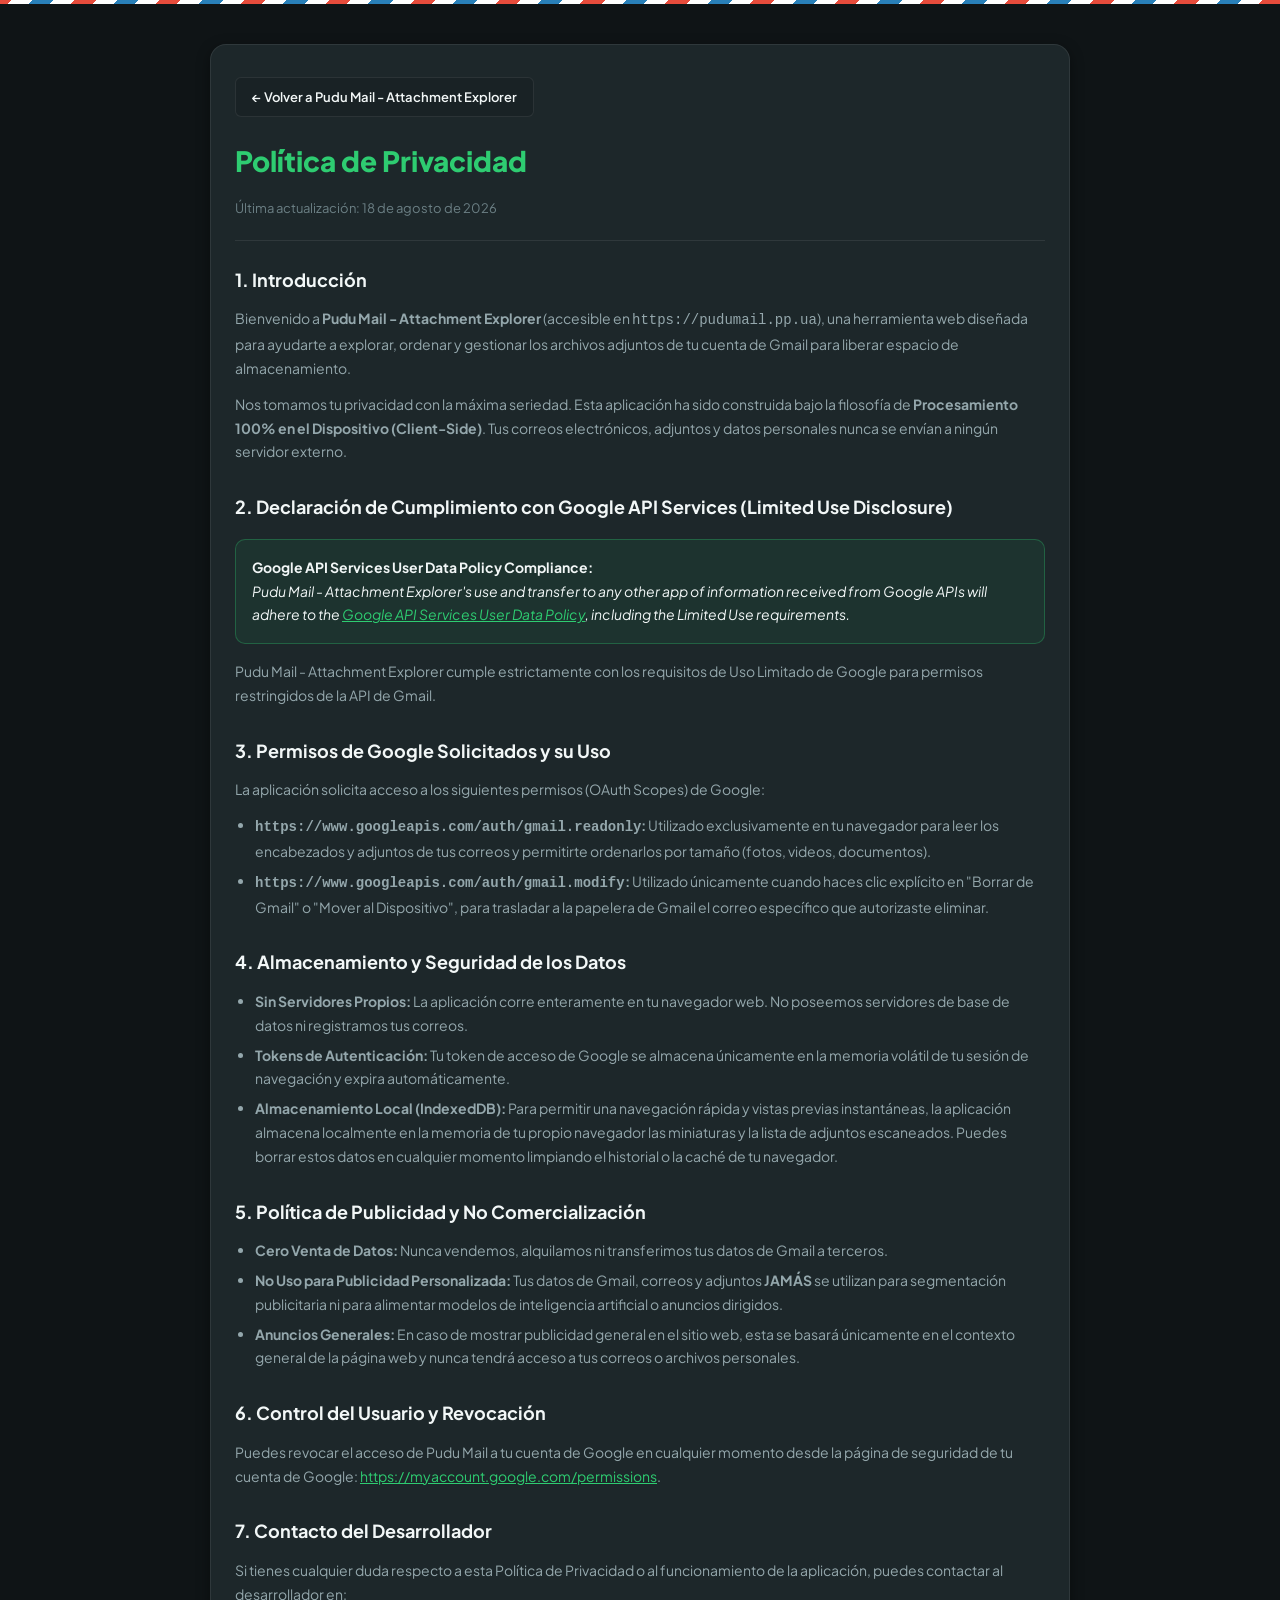
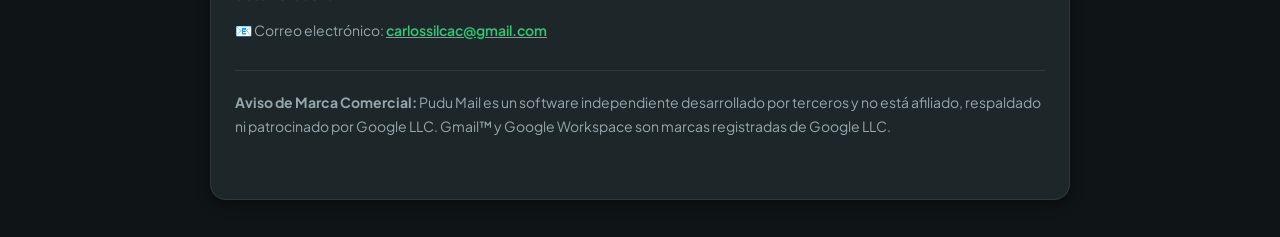
<file: privacy.html>
<!DOCTYPE html>
<html lang="es">
<head>
  <meta charset="UTF-8">
  <meta name="viewport" content="width=device-width, initial-scale=1.0">
  <title>Política de Privacidad | Pudu Mail - Attachment Explorer</title>
  <meta name="description" content="Política de Privacidad de Pudu Mail - Attachment Explorer. Conoce cómo protegemos tus datos de Gmail con procesamiento 100% del lado del cliente.">
  <link rel="preconnect" href="https://fonts.googleapis.com">
  <link rel="preconnect" href="https://fonts.gstatic.com" crossorigin>
  <link href="https://fonts.googleapis.com/css2?family=Plus+Jakarta+Sans:wght@400;500;600;700;800&family=JetBrains+Mono:wght@500;700&display=swap" rel="stylesheet">
  <link rel="stylesheet" href="style.css">
  <link rel="icon" href="data:image/svg+xml,<svg xmlns=%22http://www.w3.org/2000/svg%22 viewBox=%220 0 100 100%22><text y=%22.9em%22 font-size=%2290%22>🦌</text></svg>">
  <style>
    .legal-container {
      max-width: 860px;
      margin: 40px auto;
      padding: 32px 24px;
      background: var(--bg-surface);
      border: 1px solid var(--border-subtle);
      border-radius: var(--radius-lg);
      box-shadow: var(--shadow-md);
      color: var(--text-primary);
      line-height: 1.7;
    }
    .legal-header {
      border-bottom: 1px solid var(--border-subtle);
      padding-bottom: 20px;
      margin-bottom: 24px;
    }
    .legal-header h1 {
      font-size: 28px;
      font-weight: 800;
      color: #2ecc71;
      margin-bottom: 8px;
    }
    .legal-date {
      font-size: 13px;
      color: var(--text-muted);
    }
    .legal-section {
      margin-bottom: 28px;
    }
    .legal-section h2 {
      font-size: 18px;
      font-weight: 700;
      color: var(--text-primary);
      margin-bottom: 12px;
    }
    .legal-section p, .legal-section ul {
      font-size: 14px;
      color: var(--text-secondary);
      margin-bottom: 12px;
    }
    .legal-section ul {
      padding-left: 20px;
    }
    .legal-section li {
      margin-bottom: 6px;
    }
    .highlight-box {
      background: rgba(46, 204, 113, 0.08);
      border: 1px solid rgba(46, 204, 113, 0.3);
      padding: 16px;
      border-radius: var(--radius-md);
      margin: 16px 0;
      font-size: 14px;
    }
    .btn-back-home {
      display: inline-flex;
      align-items: center;
      gap: 6px;
      padding: 8px 16px;
      background: var(--bg-card);
      border: 1px solid var(--border-subtle);
      border-radius: var(--radius-sm);
      color: var(--text-primary);
      text-decoration: none;
      font-size: 13px;
      font-weight: 600;
      margin-bottom: 20px;
      transition: all 0.2s ease;
    }
    .btn-back-home:hover {
      border-color: #2ecc71;
      color: #2ecc71;
    }
  </style>
</head>
<body class="pudu-theme">
  <div class="airmail-ribbon"></div>

  <div class="legal-container">
    <a href="index.html" class="btn-back-home">&larr; Volver a Pudu Mail - Attachment Explorer</a>

    <div class="legal-header">
      <h1>Política de Privacidad</h1>
      <span class="legal-date">Última actualización: 18 de agosto de 2026</span>
    </div>

    <div class="legal-section">
      <h2>1. Introducción</h2>
      <p>
        Bienvenido a <strong>Pudu Mail - Attachment Explorer</strong> (accesible en <code>https://pudumail.pp.ua</code>), una herramienta web diseñada para ayudarte a explorar, ordenar y gestionar los archivos adjuntos de tu cuenta de Gmail para liberar espacio de almacenamiento.
      </p>
      <p>
        Nos tomamos tu privacidad con la máxima seriedad. Esta aplicación ha sido construida bajo la filosofía de <strong>Procesamiento 100% en el Dispositivo (Client-Side)</strong>. Tus correos electrónicos, adjuntos y datos personales nunca se envían a ningún servidor externo.
      </p>
    </div>

    <div class="legal-section">
      <h2>2. Declaración de Cumplimiento con Google API Services (Limited Use Disclosure)</h2>
      <div class="highlight-box">
        <strong>Google API Services User Data Policy Compliance:</strong><br>
        <em>Pudu Mail - Attachment Explorer's use and transfer to any other app of information received from Google APIs will adhere to the <a href="https://developers.google.com/terms/api-services-user-data-policy" target="_blank" style="color: #2ecc71; text-decoration: underline;">Google API Services User Data Policy</a>, including the Limited Use requirements.</em>
      </div>
      <p>
        Pudu Mail - Attachment Explorer cumple estrictamente con los requisitos de Uso Limitado de Google para permisos restringidos de la API de Gmail.
      </p>
    </div>

    <div class="legal-section">
      <h2>3. Permisos de Google Solicitados y su Uso</h2>
      <p>La aplicación solicita acceso a los siguientes permisos (OAuth Scopes) de Google:</p>
      <ul>
        <li>
          <strong><code>https://www.googleapis.com/auth/gmail.readonly</code>:</strong> Utilizado exclusivamente en tu navegador para leer los encabezados y adjuntos de tus correos y permitirte ordenarlos por tamaño (fotos, videos, documentos).
        </li>
        <li>
          <strong><code>https://www.googleapis.com/auth/gmail.modify</code>:</strong> Utilizado únicamente cuando haces clic explícito en "Borrar de Gmail" o "Mover al Dispositivo", para trasladar a la papelera de Gmail el correo específico que autorizaste eliminar.
        </li>
      </ul>
    </div>

    <div class="legal-section">
      <h2>4. Almacenamiento y Seguridad de los Datos</h2>
      <ul>
        <li><strong>Sin Servidores Propios:</strong> La aplicación corre enteramente en tu navegador web. No poseemos servidores de base de datos ni registramos tus correos.</li>
        <li><strong>Tokens de Autenticación:</strong> Tu token de acceso de Google se almacena únicamente en la memoria volátil de tu sesión de navegación y expira automáticamente.</li>
        <li><strong>Almacenamiento Local (IndexedDB):</strong> Para permitir una navegación rápida y vistas previas instantáneas, la aplicación almacena localmente en la memoria de tu propio navegador las miniaturas y la lista de adjuntos escaneados. Puedes borrar estos datos en cualquier momento limpiando el historial o la caché de tu navegador.</li>
      </ul>
    </div>

    <div class="legal-section">
      <h2>5. Política de Publicidad y No Comercialización</h2>
      <ul>
        <li><strong>Cero Venta de Datos:</strong> Nunca vendemos, alquilamos ni transferimos tus datos de Gmail a terceros.</li>
        <li><strong>No Uso para Publicidad Personalizada:</strong> Tus datos de Gmail, correos y adjuntos <strong>JAMÁS</strong> se utilizan para segmentación publicitaria ni para alimentar modelos de inteligencia artificial o anuncios dirigidos.</li>
        <li><strong>Anuncios Generales:</strong> En caso de mostrar publicidad general en el sitio web, esta se basará únicamente en el contexto general de la página web y nunca tendrá acceso a tus correos o archivos personales.</li>
      </ul>
    </div>

    <div class="legal-section">
      <h2>6. Control del Usuario y Revocación</h2>
      <p>
        Puedes revocar el acceso de Pudu Mail a tu cuenta de Google en cualquier momento desde la página de seguridad de tu cuenta de Google: <a href="https://myaccount.google.com/permissions" target="_blank" style="color: #2ecc71;">https://myaccount.google.com/permissions</a>.
      </p>
    </div>

    <div class="legal-section">
      <h2>7. Contacto del Desarrollador</h2>
      <p>
        Si tienes cualquier duda respecto a esta Política de Privacidad o al funcionamiento de la aplicación, puedes contactar al desarrollador en:
      </p>
      <p>
        📧 Correo electrónico: <a href="mailto:carlossilcac@gmail.com" style="color: #2ecc71; font-weight: 600;">carlossilcac@gmail.com</a>
      </p>
    </div>

    <div class="legal-section" style="border-top: 1px solid var(--border-subtle); padding-top: 20px; font-size: 12px; color: var(--text-muted);">
      <p>
        <strong>Aviso de Marca Comercial:</strong> Pudu Mail es un software independiente desarrollado por terceros y no está afiliado, respaldado ni patrocinado por Google LLC. Gmail™ y Google Workspace son marcas registradas de Google LLC.
      </p>
    </div>
  </div>
</body>
</html>
</file>
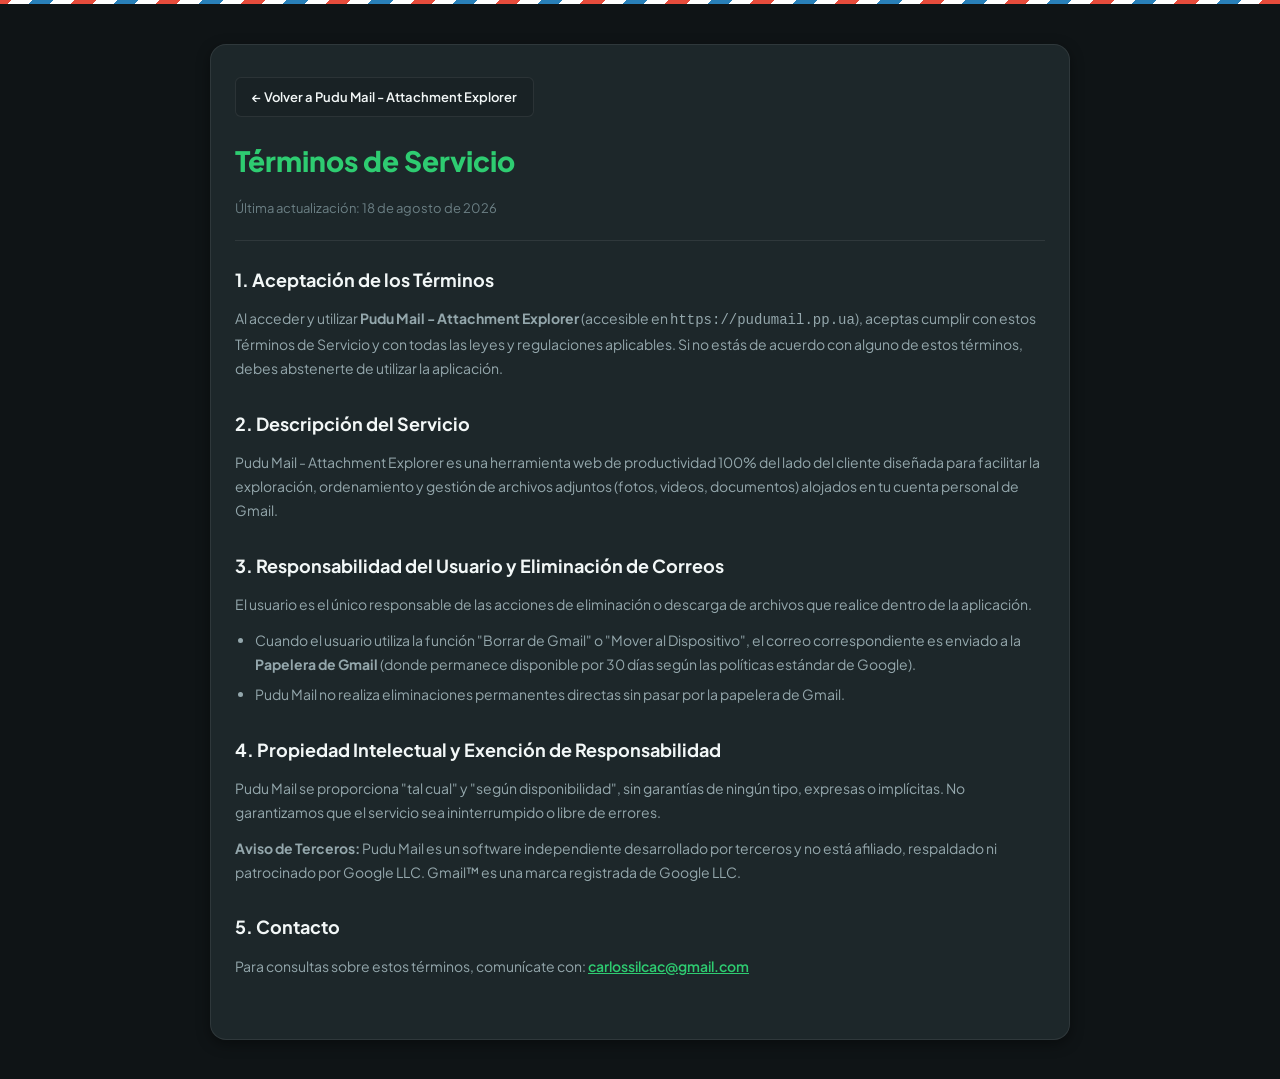
<file: terms.html>
<!DOCTYPE html>
<html lang="es">
<head>
  <meta charset="UTF-8">
  <meta name="viewport" content="width=device-width, initial-scale=1.0">
  <title>Términos de Servicio | Pudu Mail - Attachment Explorer</title>
  <meta name="description" content="Términos de Servicio de Pudu Mail - Attachment Explorer. Conoce los términos de uso y condiciones de la aplicación.">
  <link rel="preconnect" href="https://fonts.googleapis.com">
  <link rel="preconnect" href="https://fonts.gstatic.com" crossorigin>
  <link href="https://fonts.googleapis.com/css2?family=Plus+Jakarta+Sans:wght@400;500;600;700;800&family=JetBrains+Mono:wght@500;700&display=swap" rel="stylesheet">
  <link rel="stylesheet" href="style.css">
  <link rel="icon" href="data:image/svg+xml,<svg xmlns=%22http://www.w3.org/2000/svg%22 viewBox=%220 0 100 100%22><text y=%22.9em%22 font-size=%2290%22>🦌</text></svg>">
  <style>
    .legal-container {
      max-width: 860px;
      margin: 40px auto;
      padding: 32px 24px;
      background: var(--bg-surface);
      border: 1px solid var(--border-subtle);
      border-radius: var(--radius-lg);
      box-shadow: var(--shadow-md);
      color: var(--text-primary);
      line-height: 1.7;
    }
    .legal-header {
      border-bottom: 1px solid var(--border-subtle);
      padding-bottom: 20px;
      margin-bottom: 24px;
    }
    .legal-header h1 {
      font-size: 28px;
      font-weight: 800;
      color: #2ecc71;
      margin-bottom: 8px;
    }
    .legal-date {
      font-size: 13px;
      color: var(--text-muted);
    }
    .legal-section {
      margin-bottom: 28px;
    }
    .legal-section h2 {
      font-size: 18px;
      font-weight: 700;
      color: var(--text-primary);
      margin-bottom: 12px;
    }
    .legal-section p, .legal-section ul {
      font-size: 14px;
      color: var(--text-secondary);
      margin-bottom: 12px;
    }
    .legal-section ul {
      padding-left: 20px;
    }
    .legal-section li {
      margin-bottom: 6px;
    }
    .btn-back-home {
      display: inline-flex;
      align-items: center;
      gap: 6px;
      padding: 8px 16px;
      background: var(--bg-card);
      border: 1px solid var(--border-subtle);
      border-radius: var(--radius-sm);
      color: var(--text-primary);
      text-decoration: none;
      font-size: 13px;
      font-weight: 600;
      margin-bottom: 20px;
      transition: all 0.2s ease;
    }
    .btn-back-home:hover {
      border-color: #2ecc71;
      color: #2ecc71;
    }
  </style>
</head>
<body class="pudu-theme">
  <div class="airmail-ribbon"></div>

  <div class="legal-container">
    <a href="index.html" class="btn-back-home">&larr; Volver a Pudu Mail - Attachment Explorer</a>

    <div class="legal-header">
      <h1>Términos de Servicio</h1>
      <span class="legal-date">Última actualización: 18 de agosto de 2026</span>
    </div>

    <div class="legal-section">
      <h2>1. Aceptación de los Términos</h2>
      <p>
        Al acceder y utilizar <strong>Pudu Mail - Attachment Explorer</strong> (accesible en <code>https://pudumail.pp.ua</code>), aceptas cumplir con estos Términos de Servicio y con todas las leyes y regulaciones aplicables. Si no estás de acuerdo con alguno de estos términos, debes abstenerte de utilizar la aplicación.
      </p>
    </div>

    <div class="legal-section">
      <h2>2. Descripción del Servicio</h2>
      <p>
        Pudu Mail - Attachment Explorer es una herramienta web de productividad 100% del lado del cliente diseñada para facilitar la exploración, ordenamiento y gestión de archivos adjuntos (fotos, videos, documentos) alojados en tu cuenta personal de Gmail.
      </p>
    </div>

    <div class="legal-section">
      <h2>3. Responsabilidad del Usuario y Eliminación de Correos</h2>
      <p>
        El usuario es el único responsable de las acciones de eliminación o descarga de archivos que realice dentro de la aplicación.
      </p>
      <ul>
        <li>Cuando el usuario utiliza la función "Borrar de Gmail" o "Mover al Dispositivo", el correo correspondiente es enviado a la <strong>Papelera de Gmail</strong> (donde permanece disponible por 30 días según las políticas estándar de Google).</li>
        <li>Pudu Mail no realiza eliminaciones permanentes directas sin pasar por la papelera de Gmail.</li>
      </ul>
    </div>

    <div class="legal-section">
      <h2>4. Propiedad Intelectual y Exención de Responsabilidad</h2>
      <p>
        Pudu Mail se proporciona "tal cual" y "según disponibilidad", sin garantías de ningún tipo, expresas o implícitas. No garantizamos que el servicio sea ininterrumpido o libre de errores.
      </p>
      <p>
        <strong>Aviso de Terceros:</strong> Pudu Mail es un software independiente desarrollado por terceros y no está afiliado, respaldado ni patrocinado por Google LLC. Gmail™ es una marca registrada de Google LLC.
      </p>
    </div>

    <div class="legal-section">
      <h2>5. Contacto</h2>
      <p>
        Para consultas sobre estos términos, comunícate con: <a href="mailto:carlossilcac@gmail.com" style="color: #2ecc71; font-weight: 600;">carlossilcac@gmail.com</a>
      </p>
    </div>
  </div>
</body>
</html>
</file>
<file: style.css>
/* ==========================================================================
   Pudu GMAIL - CHILEAN POSTAL THEME
   Warm Southern Chilean Forest & Vintage Post Office Aesthetics
   ========================================================================== */

:root {
  --font-main: 'Plus Jakarta Sans', -apple-system, BlinkMacSystemFont, 'Segoe UI', Roboto, sans-serif;
  --font-mono: 'JetBrains Mono', monospace;

  /* Palette: Warm Patagonian Wood, Valdivian Forest & Airmail */
  --bg-app: #0f1416;
  --bg-sidebar: #161e20;
  --bg-surface: #1d272a;
  --bg-surface-hover: #263337;
  --bg-card: #192225;
  --bg-card-hover: #222e32;
  --bg-modal: #161e20;

  --border-subtle: rgba(255, 255, 255, 0.08);
  --border-wood: #3a4a4f;

  --text-primary: #f2f7f7;
  --text-secondary: #94a7ac;
  --text-muted: #6b7f84;

  --pudu-brown: #a0522d;
  --pudu-amber: #e67e22;
  --pudu-forest: #2ecc71;
  --pudu-forest-dark: #1b5e20;
  --pudu-blue: #3498db;
  --pudu-red: #e74c3c;
  --pudu-gold: #f39c12;

  --radius-sm: 6px;
  --radius-md: 10px;
  --radius-lg: 16px;
  --radius-xl: 24px;

  --shadow-sm: 0 1px 3px rgba(0, 0, 0, 0.3);
  --shadow-md: 0 4px 14px rgba(0, 0, 0, 0.4);
  --shadow-lg: 0 12px 30px rgba(0, 0, 0, 0.6);
  --shadow-glow-huge: 0 0 18px rgba(231, 76, 60, 0.35);
  --shadow-glow-audio: 0 0 16px rgba(52, 152, 219, 0.4);
}

* {
  box-sizing: border-box;
  margin: 0;
  padding: 0;
}

body.pudu-theme {
  font-family: var(--font-main);
  background-color: var(--bg-app);
  color: var(--text-primary);
  min-height: 100vh;
  min-height: 100dvh;
  overflow-x: hidden;
  overflow-y: auto;
  display: flex;
  flex-direction: column;
  -webkit-font-smoothing: antialiased;
}

/* --------------------------------------------------------------------------
   Aeropostal Ribbon Top
   -------------------------------------------------------------------------- */
.airmail-ribbon {
  height: 4px;
  background: repeating-linear-gradient(
    -45deg,
    #e74c3c 0,
    #e74c3c 15px,
    #ffffff 15px,
    #ffffff 30px,
    #2980b9 30px,
    #2980b9 45px,
    #ffffff 45px,
    #ffffff 60px
  );
  width: 100%;
  flex-shrink: 0;
}

/* --------------------------------------------------------------------------
   Zero-Friction Authentication Hero Screen (Landing Page)
   -------------------------------------------------------------------------- */
.login-hero-container {
  flex: 1;
  display: flex;
  align-items: flex-start;
  justify-content: center;
  padding: 44px 20px 60px;
  background: radial-gradient(circle at 50% 20%, #1b2629 0%, #0d1214 100%);
  overflow-y: visible;
  width: 100%;
}

.login-hero-card {
  background: var(--bg-card);
  border: 1px solid var(--border-wood);
  border-radius: var(--radius-xl);
  padding: 40px 36px;
  max-width: 780px;
  width: 100%;
  text-align: center;
  box-shadow: var(--shadow-lg);
  display: flex;
  flex-direction: column;
  align-items: center;
  gap: 16px;
  animation: fadeIn 0.3s ease;
  margin: 0 auto;
}

.hero-pudu-box {
  width: 110px;
  height: 110px;
  border-radius: 50%;
  overflow: hidden;
  border: 3px solid #2ecc71;
  box-shadow: 0 4px 20px rgba(46, 204, 113, 0.35);
  margin-bottom: 2px;
  flex-shrink: 0;
}
.hero-pudu-img { width: 100%; height: 100%; object-fit: cover; }

.login-hero-card h1 {
  font-size: 28px;
  font-weight: 800;
  color: #ffffff;
  letter-spacing: -0.5px;
  line-height: 1.25;
  margin: 0;
}

.hero-badge {
  font-size: 11px;
  font-weight: 700;
  background: rgba(231, 76, 60, 0.2);
  color: #ff7675;
  padding: 4px 10px;
  border-radius: 12px;
  letter-spacing: 0.5px;
}

.hero-subtitle {
  font-size: 14px;
  color: var(--text-secondary);
  line-height: 1.6;
  max-width: 580px;
  margin-bottom: 4px;
}

.hero-action-box {
  width: 100%;
  max-width: 420px;
  display: flex;
  flex-direction: column;
  gap: 12px;
  margin: 4px auto;
}

.btn-google-direct {
  background: #ffffff;
  color: #1f2937;
  border: none;
  border-radius: var(--radius-md);
  padding: 14px 24px;
  font-family: inherit;
  font-size: 15px;
  font-weight: 700;
  display: inline-flex;
  align-items: center;
  justify-content: center;
  gap: 12px;
  cursor: pointer;
  box-shadow: 0 4px 14px rgba(0, 0, 0, 0.3);
  transition: all 0.2s cubic-bezier(0.16, 1, 0.3, 1);
  width: 100%;
}

.btn-google-direct:hover {
  background: #f3f4f6;
  transform: translateY(-2px);
  box-shadow: 0 6px 20px rgba(0, 0, 0, 0.4);
}

.hero-privacy-note {
  font-size: 12px;
  color: var(--text-muted);
  line-height: 1.5;
}

.hero-footer-features {
  display: grid;
  grid-template-columns: repeat(3, 1fr);
  width: 100%;
  border-top: 1px solid var(--border-subtle);
  border-bottom: 1px solid var(--border-subtle);
  padding: 16px 0;
  margin: 6px 0;
  gap: 14px;
}

.hero-feature-item {
  display: flex;
  flex-direction: column;
  align-items: center;
  gap: 4px;
  padding: 8px;
}
.hero-feature-item span { font-size: 22px; margin-bottom: 2px; }
.hero-feature-item strong { font-size: 12px; color: var(--text-primary); }
.hero-feature-item small { font-size: 11px; color: var(--text-muted); text-align: center; }

/* --------------------------------------------------------------------------
   App Purpose Section (Google OAuth Verification Compliance)
   -------------------------------------------------------------------------- */
.app-purpose-section {
  width: 100%;
  display: flex;
  flex-direction: column;
  gap: 14px;
  margin-top: 8px;
  text-align: left;
}

.app-purpose-section h3 {
  font-size: 15px;
  font-weight: 700;
  color: #2ecc71;
  border-bottom: 1px solid var(--border-subtle);
  padding-bottom: 8px;
}

.purpose-card {
  background: rgba(255, 255, 255, 0.03);
  border: 1px solid var(--border-subtle);
  border-radius: var(--radius-md);
  padding: 14px 18px;
  display: flex;
  flex-direction: column;
  gap: 6px;
}

.purpose-card strong {
  font-size: 13px;
  color: #f2f7f7;
  font-weight: 700;
}

.purpose-card p, .purpose-card ul {
  font-size: 12.5px;
  color: var(--text-secondary);
  line-height: 1.6;
}

.purpose-card ul {
  padding-left: 18px;
  display: flex;
  flex-direction: column;
  gap: 4px;
}

.purpose-card code {
  background: rgba(46, 204, 113, 0.15);
  color: #2ecc71;
  padding: 2px 6px;
  border-radius: 4px;
  font-family: var(--font-mono);
  font-size: 11.5px;
}

/* --------------------------------------------------------------------------
   Hero Legal Footer (Google Verification Mandatory Links)
   -------------------------------------------------------------------------- */
.hero-legal-footer {
  width: 100%;
  border-top: 1px solid var(--border-subtle);
  padding-top: 16px;
  margin-top: 8px;
  display: flex;
  flex-direction: column;
  gap: 8px;
  align-items: center;
}

.legal-links {
  display: flex;
  align-items: center;
  justify-content: center;
  flex-wrap: wrap;
  gap: 12px;
  font-size: 12.5px;
}

.legal-links a {
  color: #3498db;
  text-decoration: none;
  font-weight: 600;
  transition: color 0.2s ease;
}

.legal-links a:hover {
  color: #2ecc71;
  text-decoration: underline;
}

.legal-links span {
  color: var(--text-muted);
}

.trademark-disclaimer {
  font-size: 11px;
  color: var(--text-muted);
  line-height: 1.5;
  max-width: 650px;
  text-align: center;
}

/* --------------------------------------------------------------------------
   Layout
   -------------------------------------------------------------------------- */
.app-layout {
  display: flex;
  flex: 1;
  height: calc(100vh - 4px);
  overflow: hidden;
}

/* --------------------------------------------------------------------------
   Sync Progress Banner
   -------------------------------------------------------------------------- */
.sync-banner {
  background: linear-gradient(90deg, #1b5e20, #2e7d32, #1565c0);
  color: #fff;
  padding: 10px 20px;
  font-size: 13px;
  box-shadow: 0 3px 10px rgba(0,0,0,0.3);
  z-index: 100;
  transition: all 0.3s ease;
}

.sync-banner-content {
  display: flex;
  align-items: center;
  gap: 14px;
  max-width: 1400px;
  margin: 0 auto;
}

.pudu-walking-icon {
  font-size: 20px;
  animation: puduBounce 0.6s infinite alternate ease-in-out;
}

@keyframes puduBounce {
  from { transform: translateY(0); }
  to { transform: translateY(-4px); }
}

.sync-text-group {
  display: flex;
  flex-direction: column;
  min-width: 200px;
}
.sync-text-group strong { font-size: 12px; }
.sync-text-group span { font-size: 11px; opacity: 0.85; }

.sync-progress-bar-container {
  flex: 1;
  height: 8px;
  background: rgba(255,255,255,0.2);
  border-radius: 4px;
  overflow: hidden;
}

.sync-progress-bar {
  height: 100%;
  background: #a5d6a7;
  transition: width 0.25s ease;
}

.sync-pct {
  font-family: var(--font-mono);
  font-weight: 700;
  font-size: 12px;
}

/* --------------------------------------------------------------------------
   Sidebar
   -------------------------------------------------------------------------- */
.sidebar {
  width: 280px;
  min-width: 280px;
  background-color: var(--bg-sidebar);
  border-right: 1px solid var(--border-subtle);
  display: flex;
  flex-direction: column;
  height: 100%;
}

.sidebar-header {
  padding: 16px 18px;
  border-bottom: 1px solid var(--border-subtle);
}

.brand {
  display: flex;
  align-items: center;
  gap: 12px;
}

.brand-avatar-box {
  width: 44px;
  height: 44px;
  border-radius: 50%;
  overflow: hidden;
  border: 2px solid var(--pudu-amber);
  box-shadow: 0 2px 8px rgba(230, 126, 34, 0.3);
  flex-shrink: 0;
  background: #2c3e50;
  display: flex;
  align-items: center;
  justify-content: center;
}

.brand-pudu-img {
  width: 100%;
  height: 100%;
  object-fit: cover;
}

.fallback-avatar { font-size: 24px; }

.brand-text h2 {
  font-size: 16px;
  font-weight: 800;
  letter-spacing: -0.3px;
  color: #fff;
}

.badge-chile {
  font-size: 9px;
  background: rgba(231, 76, 60, 0.2);
  color: #ff7675;
  padding: 2px 6px;
  border-radius: 4px;
  font-weight: 700;
  letter-spacing: 0.5px;
}

.sidebar-scrollable {
  flex: 1;
  overflow-y: auto;
  padding: 16px 14px;
  display: flex;
  flex-direction: column;
  gap: 16px;
}

/* Account Card with Postal Stamp */
.account-card {
  background: var(--bg-surface);
  border: 1px solid var(--border-subtle);
  border-radius: var(--radius-md);
  padding: 10px 12px;
  display: flex;
  align-items: center;
  gap: 10px;
  position: relative;
}

.account-stamp {
  width: 34px;
  height: 34px;
  border-radius: 4px;
  overflow: hidden;
  border: 1px dashed rgba(255,255,255,0.3);
  flex-shrink: 0;
}

.stamp-mini-img {
  width: 100%;
  height: 100%;
  object-fit: cover;
}

.account-info {
  flex: 1;
  min-width: 0;
}

.account-email {
  font-size: 12px;
  font-weight: 600;
  display: block;
  white-space: nowrap;
  overflow: hidden;
  text-overflow: ellipsis;
}

.account-status {
  font-size: 10px;
  color: var(--text-secondary);
}

.account-status.active {
  color: #2ecc71;
}

/* Freed Space Card */
.freed-space-card {
  background: linear-gradient(135deg, rgba(46, 204, 113, 0.15), rgba(39, 174, 96, 0.05));
  border: 1px solid rgba(46, 204, 113, 0.3);
  border-radius: var(--radius-md);
  padding: 10px 12px;
  display: flex;
  align-items: center;
  gap: 10px;
}

.freed-icon { font-size: 24px; }
.freed-content { display: flex; flex-direction: column; }
.freed-label { font-size: 11px; color: var(--text-secondary); }
.freed-content strong {
  font-family: var(--font-mono);
  font-size: 15px;
  color: #2ecc71;
}

/* Sidebar Nav */
.section-title {
  font-size: 11px;
  font-weight: 700;
  color: var(--text-muted);
  letter-spacing: 0.8px;
  margin-bottom: 8px;
  padding-left: 8px;
}

.nav-links {
  display: flex;
  flex-direction: column;
  gap: 2px;
}

.nav-item {
  display: flex;
  align-items: center;
  gap: 10px;
  padding: 9px 12px;
  background: transparent;
  border: none;
  color: var(--text-secondary);
  font-family: inherit;
  font-size: 13px;
  font-weight: 500;
  border-radius: var(--radius-sm);
  cursor: pointer;
  width: 100%;
  text-align: left;
  transition: all 0.15s ease;
}

.nav-item:hover {
  background-color: var(--bg-surface-hover);
  color: var(--text-primary);
}

.nav-item.active {
  background-color: rgba(46, 204, 113, 0.15);
  color: #a8e6cf;
  font-weight: 600;
}

.nav-icon { font-size: 16px; }
.nav-label { flex: 1; white-space: nowrap; overflow: hidden; text-overflow: ellipsis; }

.nav-count {
  font-size: 11px;
  font-family: var(--font-mono);
  background: rgba(255, 255, 255, 0.08);
  padding: 2px 6px;
  border-radius: 10px;
  color: var(--text-secondary);
}

/* Size Dots */
.size-dot { width: 8px; height: 8px; border-radius: 50%; }
.dot-huge { background-color: var(--pudu-red); box-shadow: 0 0 6px rgba(231, 76, 60, 0.6); }
.dot-large { background-color: var(--pudu-amber); }
.dot-medium { background-color: var(--pudu-blue); }
.dot-small { background-color: var(--pudu-forest); }

/* Storage Widget */
.storage-widget {
  background: var(--bg-surface);
  border: 1px solid var(--border-subtle);
  border-radius: var(--radius-md);
  padding: 12px 14px;
  display: flex;
  flex-direction: column;
  gap: 8px;
}

.storage-header {
  display: flex;
  justify-content: space-between;
  font-size: 12px;
  color: var(--text-secondary);
}

.storage-header strong {
  color: var(--text-primary);
  font-family: var(--font-mono);
}

.storage-multi-bar {
  display: flex;
  height: 6px;
  background: rgba(255,255,255,0.08);
  border-radius: 3px;
  overflow: hidden;
  gap: 2px;
}

.bar-segment { height: 100%; transition: width 0.3s ease; }
.bar-images { background: #3498db; }
.bar-videos { background: #e74c3c; }
.bar-docs { background: #2ecc71; }
.bar-other { background: #9b59b6; }

.storage-legend {
  display: flex;
  justify-content: space-between;
  font-size: 10px;
  color: var(--text-muted);
}
.legend-item { display: flex; align-items: center; gap: 4px; }
.legend-dot { width: 6px; height: 6px; border-radius: 50%; }
.dot-img { background: #3498db; }
.dot-vid { background: #e74c3c; }
.dot-doc { background: #2ecc71; }

.sidebar-footer {
  padding: 14px;
  border-top: 1px solid var(--border-subtle);
}

/* --------------------------------------------------------------------------
   Toolbar
   -------------------------------------------------------------------------- */
.main-content {
  flex: 1;
  display: flex;
  flex-direction: column;
  height: 100%;
  overflow: hidden;
  background: var(--bg-app);
}

.explorer-toolbar {
  padding: 12px 24px;
  background-color: var(--bg-sidebar);
  border-bottom: 1px solid var(--border-subtle);
  display: flex;
  align-items: center;
  justify-content: space-between;
  gap: 16px;
  flex-wrap: wrap;
}

.toolbar-left, .toolbar-right {
  display: flex;
  align-items: center;
  gap: 14px;
}

.breadcrumb-bar {
  display: flex;
  align-items: center;
  gap: 6px;
  font-size: 13px;
  color: var(--text-secondary);
}

.breadcrumb-root {
  display: flex;
  align-items: center;
  gap: 6px;
  color: var(--text-primary);
  font-weight: 700;
}

.breadcrumb-curr {
  color: #2ecc71;
  font-weight: 600;
}

/* Search Box */
.search-box {
  position: relative;
  width: 320px;
}

.search-icon {
  position: absolute;
  left: 10px;
  top: 50%;
  transform: translateY(-50%);
  color: var(--text-muted);
  pointer-events: none;
  font-size: 14px;
}

.search-box input {
  width: 100%;
  padding: 8px 32px 8px 34px;
  background: var(--bg-surface);
  border: 1px solid var(--border-subtle);
  border-radius: var(--radius-sm);
  color: var(--text-primary);
  font-family: inherit;
  font-size: 13px;
  outline: none;
  transition: all 0.2s ease;
}

.search-box input:focus {
  border-color: #2ecc71;
  background: var(--bg-surface-hover);
  box-shadow: 0 0 0 2px rgba(46, 204, 113, 0.2);
}

.btn-clear {
  position: absolute;
  right: 8px;
  top: 50%;
  transform: translateY(-50%);
  background: none;
  border: none;
  color: var(--text-muted);
  font-size: 16px;
  cursor: pointer;
}

/* Select Box */
.sort-selector {
  display: flex;
  align-items: center;
  gap: 6px;
}

.sort-label {
  font-size: 12px;
  color: var(--text-secondary);
}

.select-styled {
  background: var(--bg-surface);
  border: 1px solid var(--border-subtle);
  color: var(--text-primary);
  padding: 7px 12px;
  font-family: inherit;
  font-size: 13px;
  border-radius: var(--radius-sm);
  outline: none;
  cursor: pointer;
}
.select-styled:focus { border-color: #2ecc71; }

/* View Mode Switcher */
.view-toggle-group {
  display: flex;
  background: var(--bg-surface);
  border: 1px solid var(--border-subtle);
  border-radius: var(--radius-sm);
  padding: 2px;
}

.btn-toggle {
  background: transparent;
  border: none;
  color: var(--text-secondary);
  padding: 6px 8px;
  border-radius: 4px;
  cursor: pointer;
  display: flex;
  align-items: center;
  justify-content: center;
  transition: all 0.15s ease;
}

.btn-toggle:hover { color: var(--text-primary); }
.btn-toggle.active { background: var(--bg-surface-hover); color: #2ecc71; }

/* Status Bar */
.status-bar {
  padding: 8px 24px;
  background: rgba(22, 30, 32, 0.5);
  border-bottom: 1px solid var(--border-subtle);
  display: flex;
  align-items: center;
  justify-content: space-between;
  font-size: 12px;
  color: var(--text-secondary);
}

.pudu-hint-pill {
  background: rgba(46, 204, 113, 0.1);
  color: #a8e6cf;
  padding: 3px 8px;
  border-radius: 12px;
  font-size: 11px;
}

.checkbox-container {
  display: flex;
  align-items: center;
  gap: 8px;
  cursor: pointer;
  user-select: none;
}

/* --------------------------------------------------------------------------
   Explorer Grid View (Instagram-style Dynamic Feed)
   -------------------------------------------------------------------------- */
.explorer-body {
  flex: 1;
  overflow-y: auto;
  padding: 20px 24px 80px 24px;
  display: flex;
  flex-direction: column;
  scroll-behavior: smooth;
}

.attachments-grid {
  display: grid;
  grid-template-columns: repeat(auto-fill, minmax(210px, 1fr));
  gap: 16px;
}

/* Attachment Card */
.attachment-card {
  background: var(--bg-card);
  border: 1px solid var(--border-subtle);
  border-radius: var(--radius-md);
  overflow: hidden;
  display: flex;
  flex-direction: column;
  cursor: pointer;
  position: relative;
  transition: all 0.2s cubic-bezier(0.16, 1, 0.3, 1);
}

.attachment-card:hover {
  transform: translateY(-3px);
  border-color: rgba(46, 204, 113, 0.4);
  box-shadow: var(--shadow-md);
}

.attachment-card.huge-file {
  border-color: rgba(231, 76, 60, 0.3);
}
.attachment-card.huge-file:hover {
  box-shadow: var(--shadow-glow-huge);
}

.attachment-card.selected {
  border-color: #2ecc71;
  background-color: rgba(46, 204, 113, 0.08);
}

.attachment-card.audio-playing {
  border-color: #3498db;
  box-shadow: var(--shadow-glow-audio);
}

/* Thumbnail Area */
.card-preview-wrapper {
  position: relative;
  width: 100%;
  height: 155px;
  background-color: #111718;
  display: flex;
  align-items: center;
  justify-content: center;
  overflow: hidden;
}

.card-img-preview {
  width: 100%;
  height: 100%;
  object-fit: cover;
  transition: transform 0.3s ease, opacity 0.3s ease;
}

.card-img-preview.fade-in {
  animation: fadeIn 0.3s ease;
}

.attachment-card:hover .card-img-preview {
  transform: scale(1.04);
}

.card-loading-shimmer {
  display: flex;
  align-items: center;
  justify-content: center;
  width: 100%;
  height: 100%;
  background: linear-gradient(90deg, #131a1c 0%, #1a2427 50%, #131a1c 100%);
  background-size: 200% 100%;
  animation: shimmer 1.5s infinite;
}

@keyframes shimmer {
  0% { background-position: 200% 0; }
  100% { background-position: -200% 0; }
}

.card-icon-fallback {
  font-size: 44px;
  opacity: 0.85;
}

.card-size-badge {
  position: absolute;
  top: 8px;
  right: 8px;
  font-family: var(--font-mono);
  font-size: 11px;
  font-weight: 700;
  padding: 3px 7px;
  border-radius: 4px;
  backdrop-filter: blur(8px);
  background: rgba(15, 20, 22, 0.85);
  border: 1px solid var(--border-subtle);
  color: #fff;
  z-index: 2;
}

.badge-huge {
  background: rgba(231, 76, 60, 0.9);
  color: #fff;
  border-color: #e74c3c;
}
.badge-large {
  background: rgba(230, 126, 34, 0.9);
  color: #000;
  border-color: #e67e22;
}

/* Video Overlay */
.card-video-overlay {
  position: absolute;
  inset: 0;
  display: flex;
  align-items: center;
  justify-content: center;
  background: rgba(0, 0, 0, 0.35);
  z-index: 1;
}
.play-btn-circle {
  width: 42px;
  height: 42px;
  background: rgba(255, 255, 255, 0.95);
  border-radius: 50%;
  display: flex;
  align-items: center;
  justify-content: center;
  color: #0f1416;
  box-shadow: 0 4px 12px rgba(0,0,0,0.5);
  transition: transform 0.2s ease;
}
.attachment-card:hover .play-btn-circle {
  transform: scale(1.1);
}

/* Inline Audio Card Widget */
.card-audio-preview {
  width: 100%;
  height: 100%;
  background: linear-gradient(135deg, #1a2528 0%, #101618 100%);
  display: flex;
  flex-direction: column;
  align-items: center;
  justify-content: center;
  gap: 10px;
  padding: 16px;
}

.audio-pulse-circle {
  width: 48px;
  height: 48px;
  border-radius: 50%;
  background: #3498db;
  color: #fff;
  display: flex;
  align-items: center;
  justify-content: center;
  cursor: pointer;
  box-shadow: 0 4px 14px rgba(52, 152, 219, 0.4);
  transition: transform 0.2s ease, background-color 0.2s ease;
}
.audio-pulse-circle:hover {
  transform: scale(1.08);
  background: #2980b9;
}
.audio-pulse-circle.loading {
  animation: pulseLoading 1s infinite alternate;
}
@keyframes pulseLoading {
  from { opacity: 0.5; transform: scale(0.95); }
  to { opacity: 1; transform: scale(1.05); }
}

.audio-wave-bars {
  display: flex;
  align-items: flex-end;
  gap: 3px;
  height: 16px;
}
.audio-wave-bars span {
  width: 3px;
  height: 4px;
  background: #3498db;
  border-radius: 2px;
  transition: height 0.2s ease;
}
.attachment-card.audio-playing .audio-wave-bars span:nth-child(1) { animation: wave 0.8s infinite ease-in-out; }
.attachment-card.audio-playing .audio-wave-bars span:nth-child(2) { animation: wave 0.8s infinite ease-in-out 0.2s; }
.attachment-card.audio-playing .audio-wave-bars span:nth-child(3) { animation: wave 0.8s infinite ease-in-out 0.4s; }
.attachment-card.audio-playing .audio-wave-bars span:nth-child(4) { animation: wave 0.8s infinite ease-in-out 0.1s; }
.attachment-card.audio-playing .audio-wave-bars span:nth-child(5) { animation: wave 0.8s infinite ease-in-out 0.3s; }

@keyframes wave {
  0%, 100% { height: 4px; }
  50% { height: 16px; }
}

.audio-time-label {
  font-family: var(--font-mono);
  font-size: 11px;
  color: var(--text-secondary);
}

/* Rich Format Badge Box (AI, PSD, TIF, RAW, CAD, etc.) */
.card-format-badge-box {
  width: 100%;
  height: 100%;
  display: flex;
  flex-direction: column;
  align-items: center;
  justify-content: center;
  gap: 8px;
  padding: 16px;
  transition: transform 0.2s ease;
}

.attachment-card:hover .card-format-badge-box {
  transform: scale(1.05);
}

.format-icon {
  font-size: 46px;
  filter: drop-shadow(0 2px 8px rgba(0,0,0,0.3));
}

.format-label-pill {
  font-family: var(--font-mono);
  font-size: 11px;
  font-weight: 800;
  padding: 2px 8px;
  border-radius: 6px;
  border: 1.5px solid currentColor;
  background: rgba(15, 20, 22, 0.6);
  letter-spacing: 0.5px;
}

/* Card Checkbox */
.card-checkbox {
  position: absolute;
  top: 8px;
  left: 8px;
  z-index: 3;
  width: 18px;
  height: 18px;
  cursor: pointer;
  opacity: 0;
  transition: opacity 0.15s ease;
}

.attachment-card:hover .card-checkbox,
.attachment-card.selected .card-checkbox {
  opacity: 1;
}

/* Card Body */
.card-body {
  padding: 10px 12px;
  display: flex;
  flex-direction: column;
  gap: 4px;
  flex: 1;
}

.card-title {
  font-size: 13px;
  font-weight: 600;
  color: var(--text-primary);
  white-space: nowrap;
  overflow: hidden;
  text-overflow: ellipsis;
}

.card-meta {
  display: flex;
  align-items: center;
  justify-content: space-between;
  font-size: 11px;
  color: var(--text-secondary);
}

.card-sender {
  white-space: nowrap;
  overflow: hidden;
  text-overflow: ellipsis;
  max-width: 110px;
}

.card-actions-quick {
  display: flex;
  align-items: center;
  justify-content: space-between;
  margin-top: 6px;
  padding-top: 6px;
  border-top: 1px solid var(--border-subtle);
}

.btn-quick-move {
  background: rgba(46, 204, 113, 0.15);
  color: #2ecc71;
  border: none;
  font-size: 11px;
  font-weight: 600;
  padding: 3px 8px;
  border-radius: 4px;
  cursor: pointer;
  transition: background 0.15s ease;
}
.btn-quick-move:hover {
  background: rgba(46, 204, 113, 0.3);
}

.btn-quick-gmail {
  display: flex;
  align-items: center;
  gap: 4px;
  font-size: 11px;
  font-weight: 600;
  color: #ff7675;
  text-decoration: none;
  background: rgba(231, 76, 60, 0.1);
  padding: 3px 8px;
  border-radius: 4px;
}
.btn-quick-gmail:hover {
  background: rgba(231, 76, 60, 0.2);
}

/* --------------------------------------------------------------------------
   Infinite Scroll Sentinel (Gold Standard)
   -------------------------------------------------------------------------- */
.infinite-sentinel {
  width: 100%;
  padding: 30px 0 60px 0;
  display: flex;
  flex-direction: column;
  align-items: center;
  justify-content: center;
  min-height: 80px;
}

.infinite-loader {
  background: var(--bg-surface);
  border: 1px solid var(--border-subtle);
  padding: 10px 22px;
  border-radius: var(--radius-xl);
  display: inline-flex;
  align-items: center;
  gap: 10px;
  font-size: 13px;
  color: var(--text-secondary);
  box-shadow: var(--shadow-sm);
  transition: opacity 0.2s ease;
}

.loader-pudu-bounce {
  font-size: 18px;
  animation: puduBounce 0.6s infinite alternate ease-in-out;
}

.infinite-end-msg {
  padding: 16px 24px;
  color: var(--text-muted);
  font-size: 13px;
  font-weight: 500;
  text-align: center;
  opacity: 0.85;
}

/* --------------------------------------------------------------------------
   Table View (List Mode)
   -------------------------------------------------------------------------- */
.table-container {
  overflow-x: auto;
  background: var(--bg-card);
  border: 1px solid var(--border-subtle);
  border-radius: var(--radius-md);
}

.explorer-table {
  width: 100%;
  border-collapse: collapse;
  text-align: left;
  font-size: 13px;
}

.explorer-table th {
  padding: 10px 12px;
  background: var(--bg-surface);
  color: var(--text-secondary);
  font-weight: 600;
  border-bottom: 1px solid var(--border-subtle);
  white-space: nowrap;
}

.explorer-table th.sortable { cursor: pointer; }
.explorer-table th.sortable:hover { color: var(--text-primary); }
.explorer-table th.sortable.active { color: #2ecc71; }

.explorer-table td {
  padding: 10px 12px;
  border-bottom: 1px solid rgba(255, 255, 255, 0.04);
  vertical-align: middle;
}

.explorer-table tbody tr {
  cursor: pointer;
  transition: background-color 0.15s ease;
}

.explorer-table tbody tr:hover { background-color: var(--bg-surface-hover); }
.explorer-table tbody tr.selected { background-color: rgba(46, 204, 113, 0.1); }

.table-thumb {
  width: 34px;
  height: 34px;
  border-radius: 4px;
  object-fit: cover;
  background: #111;
  display: block;
}

.size-pill {
  font-family: var(--font-mono);
  font-size: 11px;
  font-weight: 600;
  padding: 2px 6px;
  border-radius: 4px;
  background: rgba(255,255,255,0.06);
}

/* --------------------------------------------------------------------------
   Floating Multi-Selection Action Bar
   -------------------------------------------------------------------------- */
.floating-action-bar {
  position: fixed;
  bottom: 24px;
  left: 50%;
  transform: translateX(-50%);
  background: #1e2a2d;
  border: 1px solid #2ecc71;
  border-radius: var(--radius-xl);
  padding: 8px 16px;
  display: flex;
  align-items: center;
  gap: 16px;
  box-shadow: 0 8px 30px rgba(0, 0, 0, 0.7);
  z-index: 500;
  animation: slideUp 0.25s cubic-bezier(0.16, 1, 0.3, 1);
}

@keyframes slideUp {
  from { transform: translate(-50%, 50px); opacity: 0; }
  to { transform: translate(-50%, 0); opacity: 1; }
}

.floating-bar-left {
  display: flex;
  align-items: center;
  gap: 8px;
  font-size: 13px;
  font-weight: 600;
}

.floating-count-badge {
  background: #2ecc71;
  color: #0f1416;
  font-weight: 800;
  font-family: var(--font-mono);
  padding: 2px 8px;
  border-radius: 10px;
}

.floating-size-label {
  color: var(--text-secondary);
  font-family: var(--font-mono);
  font-size: 12px;
}

.floating-bar-actions {
  display: flex;
  align-items: center;
  gap: 8px;
}

.btn-action-move {
  background: linear-gradient(135deg, #27ae60, #2ecc71);
  color: #0f1416;
  border: none;
  font-weight: 700;
  padding: 8px 14px;
  border-radius: var(--radius-md);
  cursor: pointer;
  font-size: 12px;
  transition: transform 0.1s ease;
}
.btn-action-move:hover { transform: scale(1.03); }

.btn-action-download {
  background: var(--bg-surface);
  color: #fff;
  border: 1px solid var(--border-subtle);
  padding: 8px 12px;
  border-radius: var(--radius-md);
  cursor: pointer;
  font-size: 12px;
  font-weight: 600;
}

.btn-action-delete {
  background: rgba(231, 76, 60, 0.2);
  color: #ff7675;
  border: 1px solid rgba(231, 76, 60, 0.4);
  padding: 8px 12px;
  border-radius: var(--radius-md);
  cursor: pointer;
  font-size: 12px;
  font-weight: 600;
}
.btn-action-delete:hover { background: rgba(231, 76, 60, 0.35); }

.btn-action-clear {
  background: transparent;
  border: none;
  color: var(--text-muted);
  font-size: 20px;
  cursor: pointer;
  padding: 0 4px;
}
.btn-action-clear:hover { color: #fff; }

/* --------------------------------------------------------------------------
   Pudú Celebration Toast
   -------------------------------------------------------------------------- */
.pudu-toast {
  position: fixed;
  top: 24px;
  right: 24px;
  background: #1b5e20;
  border: 1px solid #2ecc71;
  color: #fff;
  border-radius: var(--radius-lg);
  padding: 12px 18px;
  display: flex;
  align-items: center;
  gap: 12px;
  box-shadow: 0 10px 25px rgba(0,0,0,0.5);
  z-index: 2000;
  animation: fadeIn 0.3s ease;
}

.toast-pudu-avatar {
  font-size: 28px;
  animation: spin 0.8s ease;
}

.toast-content strong { font-size: 14px; }
.toast-content p { font-size: 12px; opacity: 0.9; }

/* --------------------------------------------------------------------------
   Buttons & Inputs
   -------------------------------------------------------------------------- */
.btn-pudu-primary {
  background: linear-gradient(135deg, #27ae60, #2ecc71);
  color: #0f1416;
  border: none;
  padding: 9px 16px;
  border-radius: var(--radius-sm);
  font-family: inherit;
  font-size: 13px;
  font-weight: 700;
  cursor: pointer;
  display: inline-flex;
  align-items: center;
  justify-content: center;
  gap: 8px;
  transition: all 0.15s ease;
}
.btn-pudu-primary:hover { filter: brightness(1.08); }

.btn-pudu-primary-sm {
  background: #2ecc71;
  color: #0f1416;
  border: none;
  padding: 6px 12px;
  border-radius: var(--radius-sm);
  font-size: 12px;
  font-weight: 700;
  cursor: pointer;
}

.btn-action-move-sm {
  background: #f39c12;
  color: #000;
  border: none;
  padding: 6px 12px;
  border-radius: var(--radius-sm);
  font-size: 12px;
  font-weight: 700;
  cursor: pointer;
}

.btn-action-delete-sm {
  background: rgba(231, 76, 60, 0.2);
  color: #ff7675;
  border: 1px solid rgba(231, 76, 60, 0.4);
  padding: 6px 12px;
  border-radius: var(--radius-sm);
  font-size: 12px;
  font-weight: 600;
  cursor: pointer;
}

.btn-pudu-secondary {
  background: var(--bg-surface);
  color: var(--text-primary);
  border: 1px solid var(--border-subtle);
  padding: 8px 14px;
  border-radius: var(--radius-sm);
  font-size: 13px;
  font-weight: 600;
  cursor: pointer;
  display: inline-flex;
  align-items: center;
  justify-content: center;
  gap: 6px;
  transition: all 0.15s ease;
}
.btn-pudu-secondary:hover { background: var(--bg-surface-hover); color: #2ecc71; }

.btn-gmail {
  background: #ea4335;
  color: #fff;
  text-decoration: none;
  padding: 6px 12px;
  border-radius: var(--radius-sm);
  font-size: 12px;
  font-weight: 600;
  display: inline-flex;
  align-items: center;
  gap: 6px;
}

.btn-icon {
  background: transparent;
  border: none;
  color: var(--text-secondary);
  cursor: pointer;
  padding: 6px;
  border-radius: 4px;
  font-size: 16px;
}

.btn-close-modal {
  background: none;
  border: none;
  color: var(--text-muted);
  font-size: 24px;
  cursor: pointer;
}

/* --------------------------------------------------------------------------
   Modals & Lightbox
   -------------------------------------------------------------------------- */
.modal-backdrop {
  position: fixed;
  inset: 0;
  background: rgba(0, 0, 0, 0.85);
  backdrop-filter: blur(8px);
  z-index: 1000;
  display: flex;
  align-items: center;
  justify-content: center;
  padding: 20px;
  animation: fadeIn 0.2s ease;
}

.preview-dialog {
  background: var(--bg-modal);
  border: 1px solid var(--border-wood);
  border-radius: var(--radius-lg);
  width: 90vw;
  max-width: 1200px;
  height: 85vh;
  display: flex;
  flex-direction: column;
  box-shadow: var(--shadow-lg);
  overflow: hidden;
}

.preview-header {
  padding: 14px 20px;
  border-bottom: 1px solid var(--border-subtle);
  display: flex;
  align-items: center;
  justify-content: space-between;
  background: var(--bg-sidebar);
}

.preview-title-box { display: flex; align-items: center; gap: 12px; min-width: 0; }
.preview-title-box h3 { font-size: 15px; font-weight: 600; white-space: nowrap; overflow: hidden; text-overflow: ellipsis; }

.preview-category-badge {
  font-size: 10px;
  font-weight: 700;
  padding: 2px 6px;
  background: rgba(46, 204, 113, 0.2);
  color: #2ecc71;
  border-radius: 4px;
}

.preview-actions { display: flex; align-items: center; gap: 8px; }

.preview-body { display: flex; flex: 1; overflow: hidden; }

.preview-media-viewport {
  flex: 1;
  background: #090e10;
  display: flex;
  align-items: center;
  justify-content: center;
  padding: 20px;
  overflow: hidden;
}

.preview-media-viewport img {
  max-width: 100%;
  max-height: 100%;
  object-fit: contain;
  border-radius: var(--radius-sm);
}

.preview-media-viewport video {
  max-width: 100%;
  max-height: 100%;
  border-radius: var(--radius-sm);
}

.preview-meta-panel {
  width: 320px;
  background: var(--bg-sidebar);
  border-left: 1px solid var(--border-subtle);
  padding: 20px;
  display: flex;
  flex-direction: column;
  gap: 14px;
  overflow-y: auto;
}

.pudu-panel-stamp {
  text-align: center;
  margin-bottom: 6px;
}
.stamp-medium-img {
  width: 90px;
  height: 90px;
  object-fit: cover;
  border-radius: 6px;
  border: 1px dashed rgba(255,255,255,0.2);
}

.preview-meta-panel h4 { font-size: 13px; font-weight: 700; color: var(--text-muted); }

.meta-item { display: flex; flex-direction: column; gap: 3px; }
.meta-label { font-size: 11px; color: var(--text-muted); }
.meta-value { font-size: 13px; color: var(--text-primary); word-break: break-word; }
.size-highlight { font-family: var(--font-mono); font-size: 16px; color: #2ecc71; }
.meta-code { font-family: var(--font-mono); font-size: 11px; background: rgba(255,255,255,0.06); padding: 2px 6px; border-radius: 4px; }
.meta-footer { margin-top: auto; padding-top: 14px; border-top: 1px solid var(--border-subtle); }
.meta-hint { font-size: 11px; color: var(--text-muted); line-height: 1.4; }
kbd { background: rgba(255,255,255,0.1); padding: 1px 4px; border-radius: 3px; font-family: var(--font-mono); }

.error-alert {
  background: rgba(231, 76, 60, 0.15);
  border: 1px solid rgba(231, 76, 60, 0.3);
  color: #ff7675;
  padding: 10px 12px;
  border-radius: var(--radius-sm);
  font-size: 12px;
  text-align: left;
  line-height: 1.4;
}

.hidden { display: none !important; }
.w-full { width: 100%; }
.mt-4 { margin-top: 16px; }

@keyframes fadeIn { from { opacity: 0; } to { opacity: 1; } }
@keyframes spin { from { transform: rotate(0deg); } to { transform: rotate(360deg); } }

/* Legal & Compliance Footers */
.hero-legal-footer {
  margin-top: 24px;
  padding-top: 16px;
  border-top: 1px solid var(--border-subtle);
  display: flex;
  flex-direction: column;
  align-items: center;
  gap: 10px;
}

.legal-links {
  display: flex;
  align-items: center;
  gap: 8px;
  font-size: 12px;
  color: var(--text-muted);
}

.legal-links a {
  color: var(--text-secondary);
  text-decoration: none;
  transition: color 0.15s ease;
}

.legal-links a:hover {
  color: #2ecc71;
  text-decoration: underline;
}

.trademark-disclaimer {
  font-size: 11px;
  color: var(--text-muted);
  text-align: center;
  line-height: 1.4;
  max-width: 440px;
  opacity: 0.75;
}

.sidebar-legal-links {
  display: flex;
  align-items: center;
  justify-content: center;
  gap: 6px;
  font-size: 11px;
  color: var(--text-muted);
  margin-top: 10px;
}

.sidebar-legal-links a {
  color: var(--text-muted);
  text-decoration: none;
  transition: color 0.15s ease;
}

.sidebar-legal-links a:hover {
  color: #2ecc71;
}

/* App Purpose Section (Google Verification Compliance) */
.app-purpose-section {
  margin-top: 24px;
  text-align: left;
  border-top: 1px solid var(--border-subtle);
  padding-top: 20px;
}

.app-purpose-section h3 {
  font-size: 15px;
  font-weight: 700;
  color: var(--text-primary);
  margin-bottom: 14px;
  display: flex;
  align-items: center;
  gap: 6px;
}

.purpose-card {
  background: var(--bg-surface);
  border: 1px solid var(--border-subtle);
  border-radius: var(--radius-md);
  padding: 14px 16px;
  margin-bottom: 12px;
  font-size: 13px;
  line-height: 1.5;
}

.purpose-card strong {
  display: block;
  font-size: 13px;
  color: #2ecc71;
  margin-bottom: 6px;
}

.purpose-card p {
  color: var(--text-secondary);
  margin: 0;
}

.purpose-card ul {
  margin: 4px 0 0 0;
  padding-left: 18px;
  color: var(--text-secondary);
}

.purpose-card li {
  margin-bottom: 4px;
}
</file>
